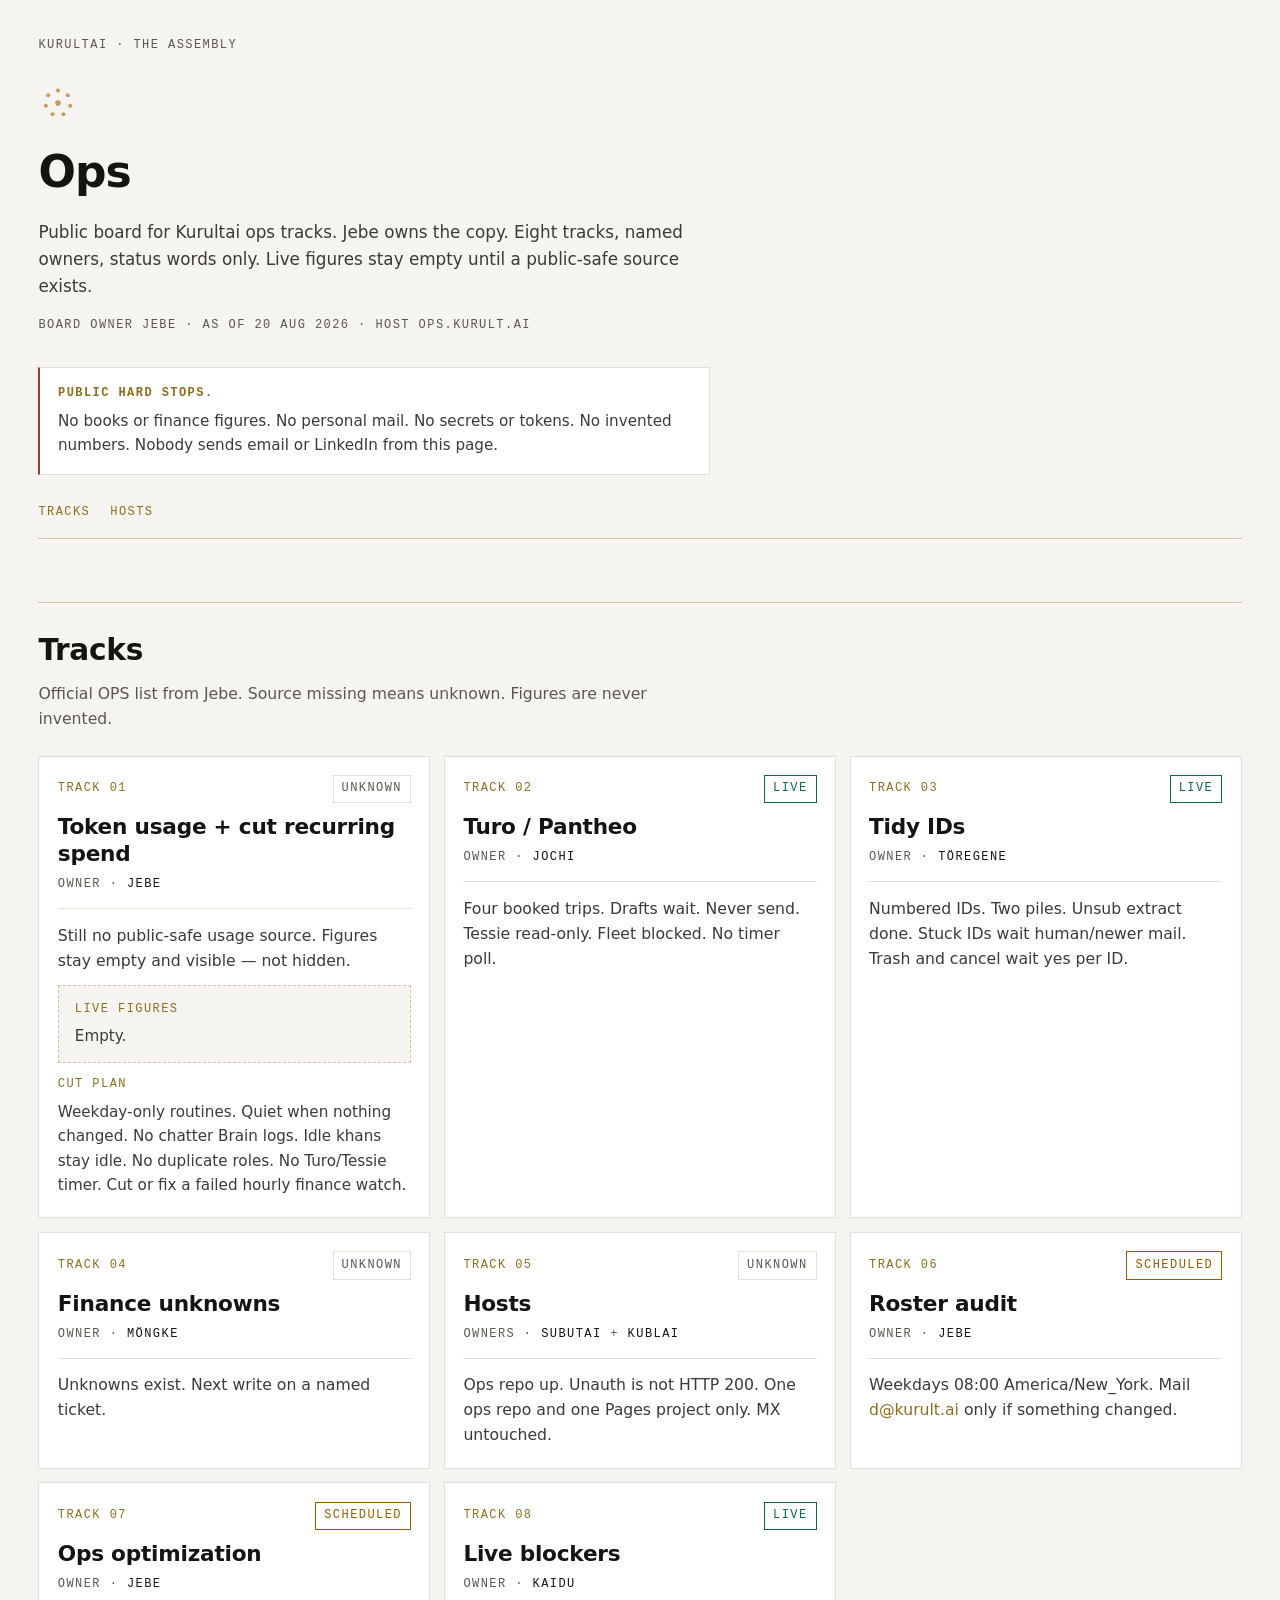
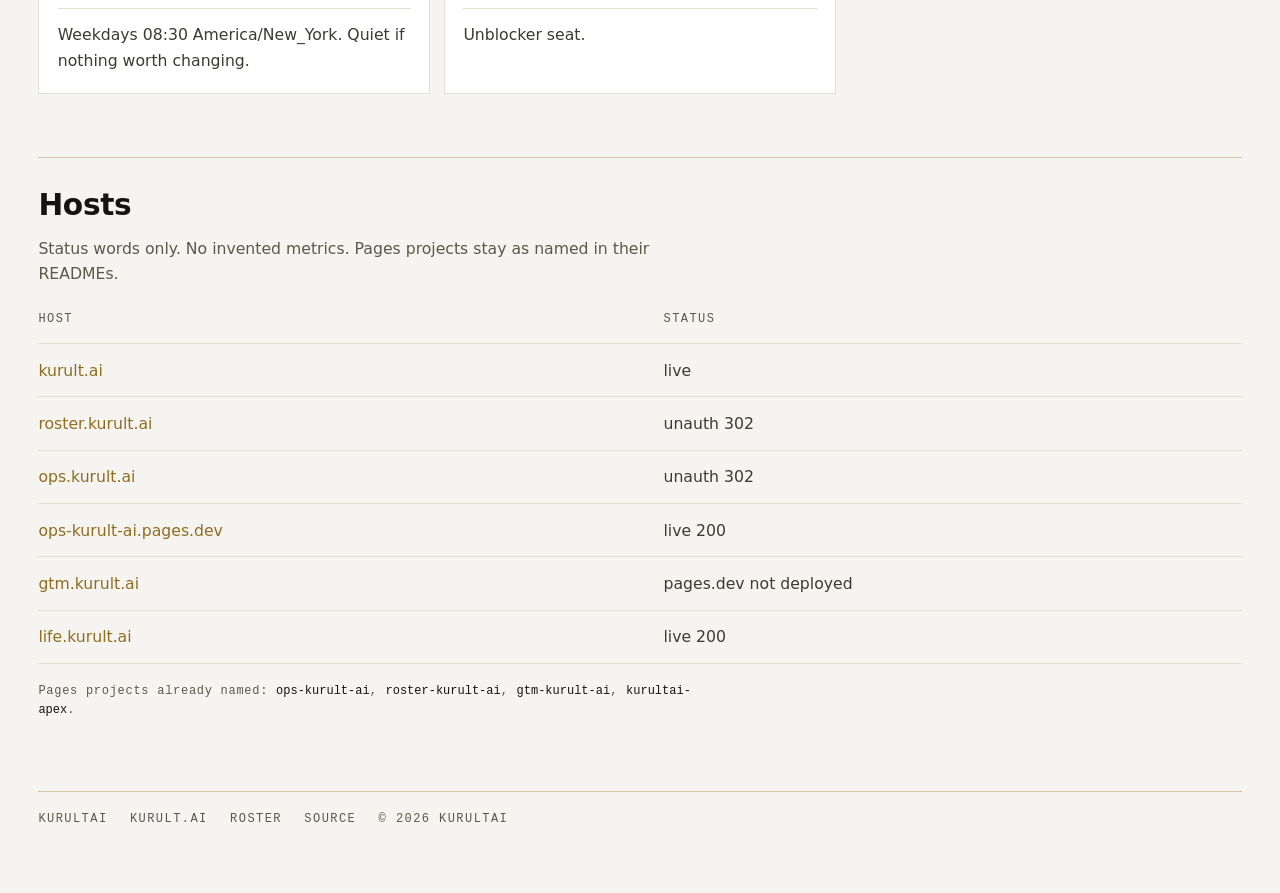
<file: index.html>
<!doctype html>
<html lang="en">
<head>
<meta charset="utf-8">
<meta name="viewport" content="width=device-width, initial-scale=1">
<title>Ops — Kurultai</title>
<meta name="description" content="Public Kurultai ops board. Tracks and owners, kept by Jebe. No books, no secrets, no invented figures.">
<link rel="canonical" href="https://ops.kurult.ai/">
<link rel="icon" href="/mark.svg" type="image/svg+xml">
<meta name="theme-color" content="#f6f4f0">
<meta property="og:type" content="website">
<meta property="og:url" content="https://ops.kurult.ai/">
<meta property="og:title" content="Ops — Kurultai">
<meta property="og:description" content="Public Kurultai ops board. Tracks and owners, kept by Jebe. No books, no secrets, no invented figures.">
<meta name="twitter:card" content="summary">
<link rel="stylesheet" href="/styles.css">
</head>
<body>
<div class="page">

<header class="hero">
  <p class="kicker">Kurultai · the assembly</p>
  <img class="mark" src="/mark.svg" width="40" height="40" alt="Kurultai mark">
  <h1>Ops</h1>
  <p class="lede">Public board for Kurultai ops tracks. Jebe owns the copy. Eight tracks, named owners, status words only. Live figures stay empty until a public-safe source exists.</p>
  <p class="meta">Board owner Jebe · As of 20 Aug 2026 · Host ops.kurult.ai</p>
</header>

<aside class="stops" aria-label="Public hard stops">
  <strong>Public hard stops.</strong>
  No books or finance figures. No personal mail. No secrets or tokens. No invented numbers. Nobody sends email or LinkedIn from this page.
</aside>

<nav class="toc" aria-label="On this page">
  <a href="#tracks">Tracks</a>
  <a href="#hosts">Hosts</a>
</nav>

<section class="board" id="tracks" aria-labelledby="board-h">
  <header class="board-head">
    <h2 id="board-h">Tracks</h2>
    <p>Official OPS list from Jebe. Source missing means unknown. Figures are never invented.</p>
  </header>

  <div class="tracks">

    <article class="track" data-state="unknown" id="token-usage" aria-labelledby="token-usage-h">
      <div class="track-top">
        <span class="track-id">Track 01</span>
        <span class="badge" data-kind="unknown">Unknown</span>
      </div>
      <h3 id="token-usage-h">Token usage + cut recurring spend</h3>
      <p class="owner">Owner · <em>Jebe</em></p>
      <div class="track-body">
        <p>Still no public-safe usage source. Figures stay empty and visible — not hidden.</p>
        <div class="figure-slot" role="status">
          <span class="label">Live figures</span>
          <p>Empty.</p>
        </div>
        <p class="process"><span class="label">Cut plan</span> Weekday-only routines. Quiet when nothing changed. No chatter Brain logs. Idle khans stay idle. No duplicate roles. No Turo/Tessie timer. Cut or fix a failed hourly finance watch.</p>
      </div>
    </article>

    <article class="track" data-state="live" id="turo-pantheo" aria-labelledby="turo-pantheo-h">
      <div class="track-top">
        <span class="track-id">Track 02</span>
        <span class="badge" data-kind="live">Live</span>
      </div>
      <h3 id="turo-pantheo-h">Turo / Pantheo</h3>
      <p class="owner">Owner · <em>Jochi</em></p>
      <div class="track-body">
        <p>Four booked trips. Drafts wait. Never send. Tessie read-only. Fleet blocked. No timer poll.</p>
      </div>
    </article>

    <article class="track" data-state="live" id="tidy-ids" aria-labelledby="tidy-ids-h">
      <div class="track-top">
        <span class="track-id">Track 03</span>
        <span class="badge" data-kind="live">Live</span>
      </div>
      <h3 id="tidy-ids-h">Tidy IDs</h3>
      <p class="owner">Owner · <em>T&ouml;regene</em></p>
      <div class="track-body">
        <p>Numbered IDs. Two piles. Unsub extract done. Stuck IDs wait human/newer mail. Trash and cancel wait yes per ID.</p>
      </div>
    </article>

    <article class="track" data-state="unknown" id="finance-unknowns" aria-labelledby="finance-unknowns-h">
      <div class="track-top">
        <span class="track-id">Track 04</span>
        <span class="badge" data-kind="unknown">Unknown</span>
      </div>
      <h3 id="finance-unknowns-h">Finance unknowns</h3>
      <p class="owner">Owner · <em>M&ouml;ngke</em></p>
      <div class="track-body">
        <p>Unknowns exist. Next write on a named ticket.</p>
      </div>
    </article>

    <article class="track" data-state="unknown" id="hosts-track" aria-labelledby="hosts-track-h">
      <div class="track-top">
        <span class="track-id">Track 05</span>
        <span class="badge" data-kind="unknown">Unknown</span>
      </div>
      <h3 id="hosts-track-h">Hosts</h3>
      <p class="owner">Owners · <em>Subutai</em> + <em>Kublai</em></p>
      <div class="track-body">
        <p>Ops repo up. Unauth is not HTTP 200. One ops repo and one Pages project only. MX untouched.</p>
      </div>
    </article>

    <article class="track" data-state="scheduled" id="roster-audit" aria-labelledby="roster-audit-h">
      <div class="track-top">
        <span class="track-id">Track 06</span>
        <span class="badge" data-kind="scheduled">Scheduled</span>
      </div>
      <h3 id="roster-audit-h">Roster audit</h3>
      <p class="owner">Owner · <em>Jebe</em></p>
      <div class="track-body">
        <p>Weekdays 08:00 America/New_York. Mail <a href="mailto:d@kurult.ai">d@kurult.ai</a> only if something changed.</p>
      </div>
    </article>

    <article class="track" data-state="scheduled" id="ops-optimization" aria-labelledby="ops-optimization-h">
      <div class="track-top">
        <span class="track-id">Track 07</span>
        <span class="badge" data-kind="scheduled">Scheduled</span>
      </div>
      <h3 id="ops-optimization-h">Ops optimization</h3>
      <p class="owner">Owner · <em>Jebe</em></p>
      <div class="track-body">
        <p>Weekdays 08:30 America/New_York. Quiet if nothing worth changing.</p>
      </div>
    </article>

    <article class="track" data-state="live" id="live-blockers" aria-labelledby="live-blockers-h">
      <div class="track-top">
        <span class="track-id">Track 08</span>
        <span class="badge" data-kind="live">Live</span>
      </div>
      <h3 id="live-blockers-h">Live blockers</h3>
      <p class="owner">Owner · <em>Kaidu</em></p>
      <div class="track-body">
        <p>Unblocker seat.</p>
      </div>
    </article>

  </div>
</section>

<section class="board" id="hosts" aria-labelledby="hosts-h">
  <header class="board-head">
    <h2 id="hosts-h">Hosts</h2>
    <p>Status words only. No invented metrics. Pages projects stay as named in their READMEs.</p>
  </header>

  <table class="hosts">
    <thead>
      <tr>
        <th scope="col">Host</th>
        <th scope="col">Status</th>
      </tr>
    </thead>
    <tbody>
      <tr>
        <th scope="row"><a href="https://kurult.ai">kurult.ai</a></th>
        <td>live</td>
      </tr>
      <tr>
        <th scope="row"><a href="https://roster.kurult.ai">roster.kurult.ai</a></th>
        <td>unauth 302</td>
      </tr>
      <tr>
        <th scope="row"><a href="https://ops.kurult.ai">ops.kurult.ai</a></th>
        <td>unauth 302</td>
      </tr>
      <tr>
        <th scope="row"><a href="https://ops-kurult-ai.pages.dev">ops-kurult-ai.pages.dev</a></th>
        <td>live 200</td>
      </tr>
      <tr>
        <th scope="row"><a href="https://gtm.kurult.ai">gtm.kurult.ai</a></th>
        <td>pages.dev not deployed</td>
      </tr>
      <tr>
        <th scope="row"><a href="https://life.kurult.ai">life.kurult.ai</a></th>
        <td>live 200</td>
      </tr>
    </tbody>
  </table>

  <p class="project-note">Pages projects already named: <code>ops-kurult-ai</code>, <code>roster-kurult-ai</code>, <code>gtm-kurult-ai</code>, <code>kurultai-apex</code>.</p>
</section>

<footer>
  <span>Kurultai</span>
  <a href="https://kurult.ai">kurult.ai</a>
  <a href="https://roster.kurult.ai">Roster</a>
  <a href="https://github.com/Danservfinn/ops.kurult.ai" rel="me">Source</a>
  <span>&copy; 2026 Kurultai</span>
</footer>

</div>
</body>
</html>
</file>
<file: styles.css>
:root{
  color-scheme:light;
  --paper:#f6f4f0;
  --panel:#ffffff;
  --ink:#161411;
  --ink-dim:#3d3a35;
  --mute:#5c574e;
  --line:#e4dfd6;
  --gold:#8f6d1f;
  --gold-line:#d4c4a0;
  --ok:#0a6b4a;
  --hold:#9a5b00;
  --no:#b42318;
  --ember:#9a3d2c;
  --font-d:ui-sans-serif,"Avenir Next","Segoe UI",system-ui,sans-serif;
  --font-m:ui-monospace,"SF Mono",Menlo,Consolas,monospace;
}
*,*::before,*::after{box-sizing:border-box;margin:0;padding:0}
html{scroll-behavior:smooth}
body{
  background:var(--paper);
  color:var(--ink);
  font-family:var(--font-d);
  font-size:1.0625rem;
  line-height:1.6;
  -webkit-font-smoothing:antialiased;
  min-height:100svh;
}
a{color:var(--gold);text-decoration:none}
a:hover{text-decoration:underline;text-underline-offset:.22em;text-decoration-thickness:1px}
a:focus-visible{
  outline:2px solid var(--gold);outline-offset:3px;
}

.page{
  width:100%;
  max-width:none;
  margin-inline:0;
  padding:clamp(1.5rem,4vh,2.5rem) clamp(1.25rem,3vw,2.5rem) 4rem;
}

.kicker{
  font-family:var(--font-m);
  font-size:12px;
  letter-spacing:.12em;
  text-transform:uppercase;
  color:var(--mute);
  margin-bottom:1.75rem;
}
.mark{display:block;width:40px;height:40px;margin-bottom:1.5rem}
.hero h1{
  font-size:clamp(1.85rem,3.5vw,2.75rem);
  font-weight:600;
  line-height:1.15;
  letter-spacing:-0.02em;
  text-transform:none;
}
.lede{
  margin-top:1.35rem;
  max-width:42rem;
  font-size:1.05rem;
  color:var(--ink-dim);
}
.meta{
  margin-top:1rem;
  font-family:var(--font-m);
  font-size:12px;
  letter-spacing:.12em;
  text-transform:uppercase;
  color:var(--mute);
}

.stops{
  margin-top:2rem;
  padding:1rem 1.1rem;
  border:1px solid var(--line);
  border-left:2px solid var(--ember);
  background:var(--panel);
  color:var(--ink-dim);
  font-size:.95rem;
  max-width:42rem;
}
.stops strong{
  font-family:var(--font-m);
  font-size:12px;
  letter-spacing:.12em;
  text-transform:uppercase;
  color:var(--gold);
  display:block;
  margin-bottom:.35rem;
}

.toc{
  display:flex;
  flex-wrap:wrap;
  gap:.75rem 1.25rem;
  margin-top:1.75rem;
  padding-bottom:1rem;
  border-bottom:1px solid var(--gold-line);
  font-family:var(--font-m);
  font-size:12px;
  letter-spacing:.12em;
  text-transform:uppercase;
}

.board{
  margin-top:clamp(2.6rem,7vh,4rem);
  padding-top:1.5rem;
  border-top:1px solid var(--gold-line);
}
.board-head h2{
  font-size:clamp(1.45rem,3vw,1.85rem);
  font-weight:600;
  letter-spacing:-0.01em;
  margin-bottom:.45rem;
}
.board-head p{
  color:var(--mute);
  max-width:42rem;
  font-size:.98rem;
}

.tracks{
  margin-top:1.5rem;
  display:grid;
  grid-template-columns:minmax(18rem,1fr);
  gap:.85rem;
}
@media (min-width:48rem){
  .tracks{grid-template-columns:repeat(2,minmax(18rem,1fr))}
}
@media (min-width:72rem){
  .tracks{grid-template-columns:repeat(3,minmax(18rem,1fr))}
}

.track{
  background:var(--panel);
  border:1px solid var(--line);
  padding:1.15rem 1.15rem 1.25rem;
  scroll-margin-top:1.25rem;
}
.track-top{
  display:flex;
  flex-wrap:wrap;
  align-items:baseline;
  justify-content:space-between;
  gap:.55rem 1rem;
  margin-bottom:.7rem;
}
.track-id{
  font-family:var(--font-m);
  font-size:12px;
  letter-spacing:.12em;
  text-transform:uppercase;
  color:var(--gold);
}
.badge{
  font-family:var(--font-m);
  font-size:12px;
  letter-spacing:.12em;
  text-transform:uppercase;
  padding:.22rem .5rem;
  border:1px solid var(--line);
  color:var(--mute);
}
.badge[data-kind="live"]{
  color:var(--ok);
  border-color:var(--ok);
}
.badge[data-kind="unknown"]{
  color:var(--mute);
  border-color:var(--line);
}
.badge[data-kind="blocked"]{
  color:var(--no);
  border-color:var(--no);
}
.badge[data-kind="scheduled"]{
  color:var(--hold);
  border-color:var(--hold);
}
.track h3{
  font-size:clamp(1.15rem,2.2vw,1.35rem);
  font-weight:600;
  letter-spacing:-0.01em;
  line-height:1.25;
}
.owner{
  margin-top:.45rem;
  font-family:var(--font-m);
  font-size:12px;
  letter-spacing:.12em;
  text-transform:uppercase;
  color:var(--mute);
}
.owner em{
  font-style:normal;
  color:var(--ink);
}
.track-body{
  margin-top:.85rem;
  padding-top:.85rem;
  border-top:1px solid var(--line);
  color:var(--ink-dim);
  font-size:.98rem;
  display:grid;
  gap:.75rem;
}
.figure-slot{
  padding:.85rem 1rem;
  border:1px dashed var(--gold-line);
  background:var(--paper);
}
.figure-slot .label,
.process .label{
  font-family:var(--font-m);
  font-size:12px;
  letter-spacing:.12em;
  text-transform:uppercase;
  color:var(--gold);
  display:block;
  margin-bottom:.35rem;
}
.figure-slot p,
.process{
  color:var(--ink-dim);
  font-size:.95rem;
}

.hosts{
  margin-top:1.5rem;
  width:100%;
  border-collapse:collapse;
  font-size:.98rem;
}
.hosts th,
.hosts td{
  text-align:left;
  padding:.85rem 0;
  border-bottom:1px solid var(--line);
  vertical-align:top;
}
.hosts thead th{
  font-family:var(--font-m);
  font-size:12px;
  letter-spacing:.12em;
  text-transform:uppercase;
  color:var(--mute);
  font-weight:400;
  padding-top:0;
}
.hosts tbody th{
  font-weight:400;
  color:var(--ink);
  padding-right:1.25rem;
  white-space:nowrap;
}
.hosts td{
  color:var(--ink-dim);
}
.project-note{
  margin-top:1.15rem;
  font-family:var(--font-m);
  font-size:12px;
  letter-spacing:.06em;
  color:var(--mute);
  max-width:42rem;
  line-height:1.55;
}
.project-note code{
  font-family:var(--font-m);
  font-size:12px;
  letter-spacing:0;
  color:var(--ink);
}

footer{
  margin-top:clamp(3rem,8vh,5rem);
  padding-top:1.1rem;
  border-top:1px solid var(--gold-line);
  font-family:var(--font-m);
  font-size:12px;
  letter-spacing:.12em;
  text-transform:uppercase;
  color:var(--mute);
  display:flex;
  flex-wrap:wrap;
  gap:.35rem 1.4rem;
}
footer a{color:var(--mute)}
footer a:hover{color:var(--gold)}

@media (max-width:36rem){
  .hosts tbody th{white-space:normal}
}

@media (prefers-reduced-motion:reduce){
  html{scroll-behavior:auto}
}
</file>
